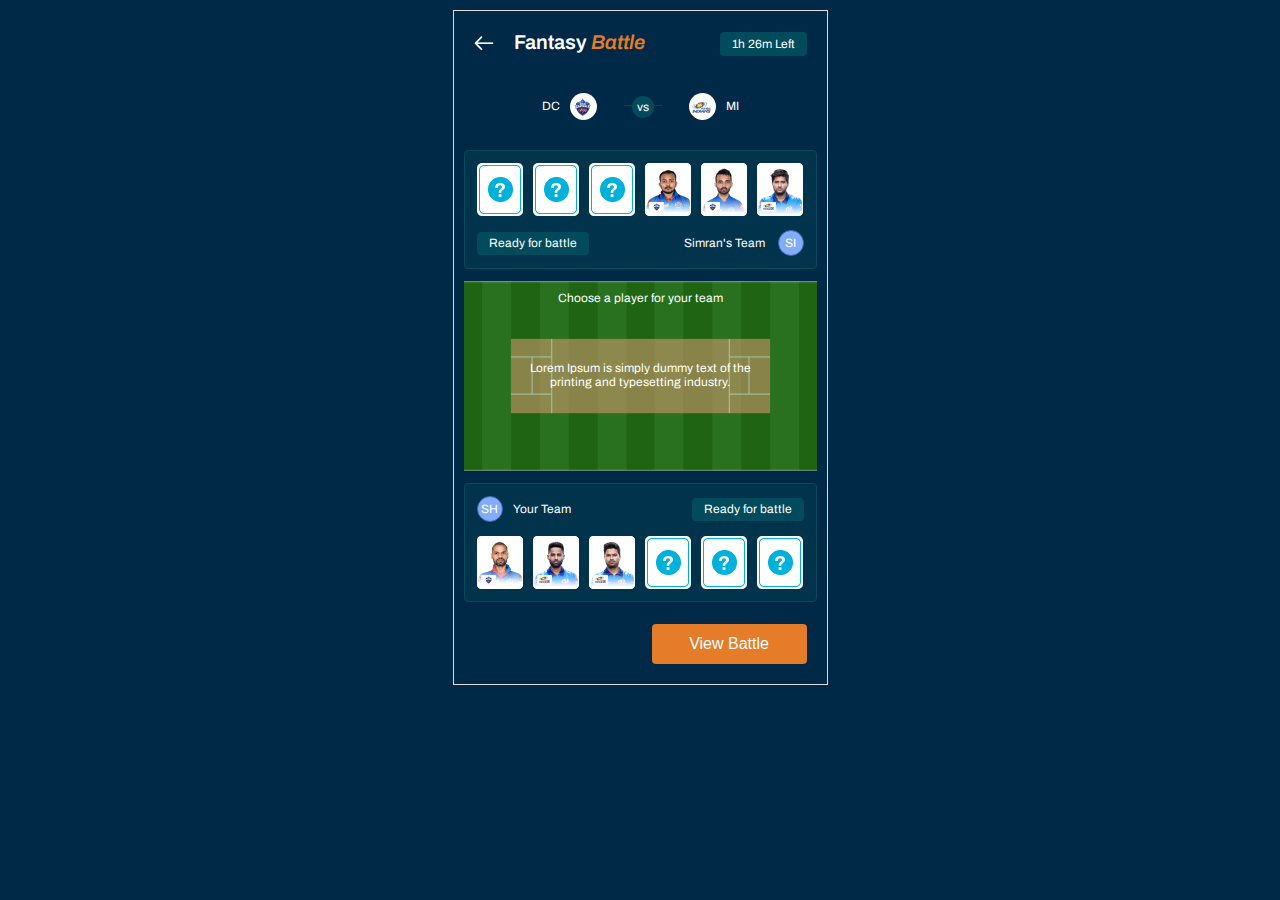
<file: index3.html>
<!DOCTYPE html>
<html lang="en">
<head>
    <meta charset="UTF-8">
    <meta http-equiv="X-UA-Compatible" content="IE=edge">
    <meta name="viewport" content="width=device-width, initial-scale=1.0">
    <title>Fantacy Battle</title>
    <link rel="stylesheet" href="./css/style.css">
</head>
<body>
    
    <main>
        <header>
            <div class="logo">
                <span class="arrow"><img src="./img/arrow.png"></span>
                <h1>Fantasy <span>Battle</span></h1>
            </div>
            <div class="timeLeft">
                <span>1h 26m Left</span>
                <span>Live</span>
            </div>
        </header>

        <section>

            <!--Team vs Section-->
            <div class="teamVs">
                <div class="team">
                    <span>DC</span>
                    <span class="image">
                        <img src="./img/delhi.png">
                    </span>
                </div>
                <span class="vs">vs</span>
                <div class="team">
                    <span class="image">
                        <img src="./img/mumbai.png">
                    </span>
                    <span>MI</span>
                </div>
            </div>


            <!--Players Section-->
            <div class="playersSection ">
                <div class="playerCard">
                    <ul>
                        <li><img src="./img/empty.png" alt=""></li>
                        <li><img src="./img/empty.png" alt=""></li>
                        <li><img src="./img/empty.png" alt=""></li>
                        <li><img src="./img/shaw.png" alt=""></li>
                        <li><img src="./img/rahane.png" alt="rahane"></li>
                        <li><img src="./img/david.png" alt="David"></li>
                    </ul>
                </div>
                <div class="playerInfo">
                    <div class="leftsec">
                        Ready for battle
                    </div>
                    <div class="teamName">
                        <span>Simran's Team</span>
                        <span class="teamShort">SI</span>
                    </div>
                </div>
            </div>


            <!--Pitch Section-->
            <div class="pitchSection">
                <span class="pitchHeading">Choose a player for your team</span>
                <div class="playersDetails">
                    <!-- <div class="playerCard">
                        <img src="./img/playerempty.png" alt=""> 
                        <div class="playerName">
                            Shereyas <span> Iyer</span>
                        </div>
                        <span class="profile">Batsman</span>
                    </div>
                    <div class="playerRatio">
                        <div class="ratio">29 <span>sec</span></div>
                    </div>
                    <div class="playerCard">
                        <img src="./img/playerempty.png" alt=""> 
                        <div class="playerName">
                            Rohit <span> Sharma</span>
                        </div>
                        <span class="profile">Batsman</span>
                    </div> -->
                    <p class="pitchText">Lorem Ipsum is simply dummy text of the printing and typesetting industry.</p>
                </div>
            </div>


            <!--Players Section-->
            <div class="playersSection reverse">
                <div class="playerCard">
                    <ul>
                        <li><img src="./img/dhawan.png" alt=""></li>
                        <li><img src="./img/yadav.png" alt=""></li>
                        <li><img src="./img/mi2.png" alt=""></li>
                        <li><img src="./img/empty.png" alt=""></li>
                        <li><img src="./img/empty.png" alt=""></li>
                        <li><img src="./img/empty.png" alt=""></li>
                    </ul>
                </div>
                <div class="playerInfo">
                    <div class="leftsec">
                        Ready for battle
                    </div>
                    <div class="teamName">
                        <span>Your Team</span>
                        <span class="teamShort">SH</span>
                    </div>
                </div>
            </div>

        </section>

        <!--Footer Section-->
        <footer class="right">
        <button class="button right"> View Battle</button>
        </footer>
    </main>

</body>
</html>
</file>
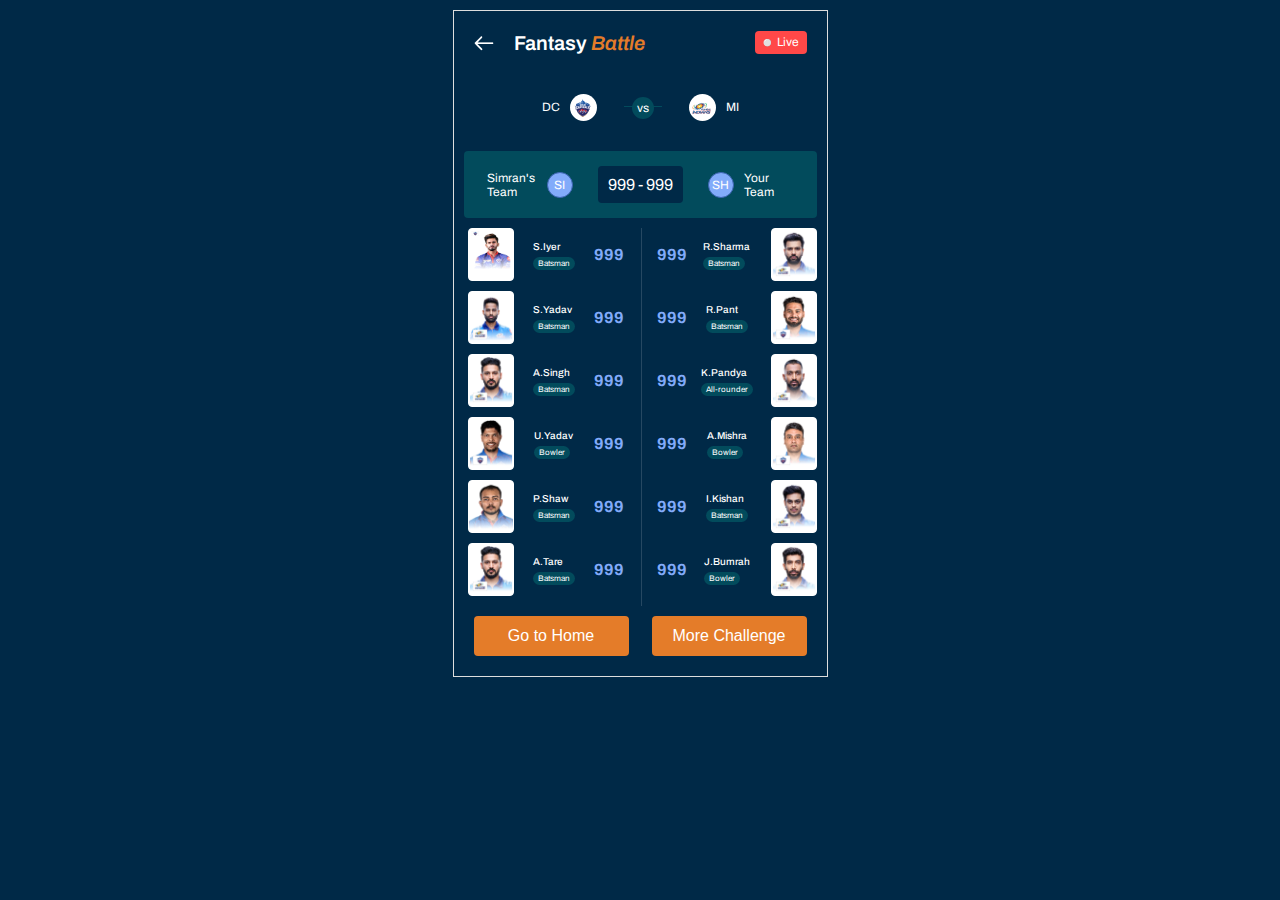
<file: index4.html>
<!DOCTYPE html>
<html lang="en">
<head>
    <meta charset="UTF-8">
    <meta http-equiv="X-UA-Compatible" content="IE=edge">
    <meta name="viewport" content="width=device-width, initial-scale=1.0">
    <title>Fantacy Battle</title>
    <link rel="stylesheet" href="./css/style.css">
</head>
<body>
    
    <main>
        <header>
            <div class="logo">
                <span class="arrow"><img src="./img/arrow.png"></span>
                <h1>Fantasy <span>Battle</span></h1>
            </div>
            <div class="timeLeft live">
                <span>1h 26m Left</span>
                <span>Live</span>
            </div>
        </header>

        <section>

            <!--Team vs Section-->
            <div class="teamVs">
                <div class="team">
                    <span>DC</span>
                    <span class="image">
                        <img src="./img/delhi.png">
                    </span>
                </div>
                <span class="vs">vs</span>
                <div class="team">
                    <span class="image">
                        <img src="./img/mumbai.png">
                    </span>
                    <span>MI</span>
                </div>
            </div>

            <!--Player Battle-->
            <div class="playerBattle">
                <div class="teamName">
                    <span>Simran's Team</span>
                    <span class="teamShort">SI</span>
                </div>
                <div class="score">999 - 999</div>
                <div class="teamName">
                    <span class="teamShort">SH</span>
                    <span>Your Team</span>
                </div>
            </div>
            

            <!--Players List Details-->
            <div class="playerListBlock">
                <div class="leftBlock">
                    <div class="player">
                        <img src="./img/iyer.png" alt="Iyer" >
                        <div class="detail">
                            <p>S.Iyer</p>
                            <span>Batsman</span>
                        </div>
                        <span class="score">999</span>
                    </div>
                    <div class="player">
                        <img src="./img/yadav.png" alt="Iyer" >
                        <div class="detail">
                            <p>S.Yadav</p>
                            <span>Batsman</span>
                        </div>
                        <span class="score">999</span>
                    </div>
                    <div class="player">
                        <img src="./img/singh.png" alt="Iyer" >
                        <div class="detail">
                            <p>A.Singh</p>
                            <span>Batsman</span>
                        </div>
                        <span class="score">999</span>
                    </div>
                    <div class="player">
                        <img src="./img/umesh.png" alt="Iyer" >
                        <div class="detail">
                            <p>U.Yadav</p>
                            <span>Bowler</span>
                        </div>
                        <span class="score">999</span>
                    </div>
                    <div class="player">
                        <img src="./img/prithiv.png" alt="Iyer" >
                        <div class="detail">
                            <p>P.Shaw</p>
                            <span>Batsman</span>
                        </div>
                        <span class="score">999</span>
                    </div>    
                    <div class="player">
                        <img src="./img/tare.png" alt="Iyer" >
                        <div class="detail">
                            <p>A.Tare</p>
                            <span>Batsman</span>
                        </div>
                        <span class="score">999</span>
                    </div>
                </div>
                <div class="rightBlock">
                    <div class="player">
                        <img src="./img/RohitP.png" alt="Iyer" >
                        <div class="detail">
                            <p>R.Sharma</p>
                            <span>Batsman</span>
                        </div>
                        <span class="score">999</span>
                    </div>
                    <div class="player">
                        <img src="./img/pant.png" alt="Iyer" >
                        <div class="detail">
                            <p>R.Pant</p>
                            <span>Batsman</span>
                        </div>
                        <span class="score">999</span>
                    </div>
                    <div class="player">
                        <img src="./img/krunal.png" alt="Iyer" >
                        <div class="detail">
                            <p>K.Pandya</p>
                            <span>All-rounder</span>
                        </div>
                        <span class="score">999</span>
                    </div>
                    <div class="player">
                        <img src="./img/mishra.png" alt="Iyer" >
                        <div class="detail">
                            <p>A.Mishra</p>
                            <span>Bowler</span>
                        </div>
                        <span class="score">999</span>
                    </div>
                    <div class="player">
                        <img src="./img/ishan.png" alt="Iyer" >
                        <div class="detail">
                            <p>I.Kishan</p>
                            <span>Batsman</span>
                        </div>
                        <span class="score">999</span>
                    </div>
                    <div class="player">
                        <img src="./img/bumrah.png" alt="Iyer" >
                        <div class="detail">
                            <p>J.Bumrah</p>
                            <span>Bowler</span>
                        </div>
                        <span class="score">999</span>
                    </div>
            
                </div>
            </div>

        </section>

        <!--Footer Section-->
        <footer class="btns">
        <button class="button">Go to Home</button>
        <button class="button"> More Challenge</button>
        </footer>
    </main>
</body>
</html>
</file>
<file: css/style.css>
@charset "UTF-8";
@import url("https://fonts.googleapis.com/css2?family=Archivo:wght@300;400;500;600&display=swap");
.button {
  width: 155px;
  height: 40px;
  background: #E47C29;
  border-radius: 4px;
  border: none;
  font-weight: 500;
  font-size: 16px;
  color: #ffffff;
  text-align: center !important;
  cursor: pointer; }

.right {
  text-align: right; }

.btns {
  display: flex;
  justify-content: space-between; }

.playersSection {
  background-color: rgba(2, 75, 92, 0.3);
  border: 1px solid #024B5C;
  border-radius: 4px;
  padding: 12px;
  margin-bottom: 12px; }
  .playersSection.reverse {
    display: flex;
    flex-direction: column-reverse;
    margin-top: 12px; }
    .playersSection.reverse .playerCard ul {
      margin-bottom: 0px;
      margin-top: 14px; }
    .playersSection.reverse .playerInfo {
      flex-direction: row-reverse; }
    .playersSection.reverse .teamName {
      display: flex;
      flex-direction: row-reverse;
      align-items: center; }
      .playersSection.reverse .teamName .teamShort {
        margin-left: 0px !important;
        margin-right: 10px; }
  .playersSection .playerCard ul {
    display: flex;
    justify-content: space-between;
    margin-bottom: 14px; }
    .playersSection .playerCard ul li {
      width: 46px;
      height: 53px;
      background: #002947;
      border-radius: 5px; }
  .playersSection .playerInfo {
    display: flex;
    justify-content: space-between;
    align-items: center; }
    .playersSection .playerInfo .leftsec {
      background: #024B5C;
      border-radius: 4px;
      padding: 5px 12px;
      color: #ffffff;
      font-weight: 400;
      font-size: 12px;
      line-height: 13px; }
      .playersSection .playerInfo .leftsec span {
        font-size: 16px;
        font-weight: 600; }
    .playersSection .playerInfo .teamName {
      font-size: 12px; }
      .playersSection .playerInfo .teamName .teamShort {
        background: #82ABFA;
        border: 1px solid #3D65B3;
        width: 26px;
        height: 26px;
        border-radius: 30px;
        display: inline-block;
        text-align: center;
        line-height: 24px;
        margin-left: 10px; }

.pitchSection {
  background: url(../img/pitch.png) center center/cover no-repeat;
  height: 190px;
  width: 100%;
  padding: 10px 30px;
  position: relative; }
  .pitchSection .pitchHeading {
    text-align: center;
    display: block;
    margin-bottom: 11px;
    font-size: 12px; }
  .pitchSection .playersDetails {
    display: flex;
    align-items: center;
    justify-content: space-between; }
    .pitchSection .playersDetails .playerCard {
      width: 104px;
      height: 139px;
      border: 1px solid #FFFFFF;
      border-radius: 6px;
      background: #FFFFFF;
      position: relative;
      display: flex;
      align-items: start;
      flex-direction: column;
      justify-content: flex-end;
      padding: 5px; }
      .pitchSection .playersDetails .playerCard img {
        position: absolute;
        top: 0px;
        right: 0;
        left: 0;
        bottom: 0;
        width: 100%;
        height: 100%; }
      .pitchSection .playersDetails .playerCard .playerName {
        position: relative;
        color: #002947;
        text-transform: uppercase;
        font-size: 12px;
        margin-bottom: 5px; }
        .pitchSection .playersDetails .playerCard .playerName span {
          font-weight: 600; }
      .pitchSection .playersDetails .playerCard .profile {
        background: #024B5C;
        border-radius: 14px;
        padding: 2px 5px;
        font-weight: 400;
        font-size: 8px; }
    .pitchSection .playersDetails .playerRatio {
      margin-bottom: 15px; }
      .pitchSection .playersDetails .playerRatio .ratio {
        background: #003152 url(../img/ball.png) no-repeat;
        border: 4px solid rgba(0, 0, 0, 0.3);
        border-radius: 33.6px;
        height: 52px;
        width: 52px;
        display: flex;
        align-items: center;
        justify-content: center;
        flex-direction: column;
        font-weight: 700;
        font-size: 24px;
        line-height: 26px;
        position: relative; }
        .pitchSection .playersDetails .playerRatio .ratio span {
          font-weight: 500;
          font-size: 6.4px;
          line-height: 7px;
          display: block; }
        .pitchSection .playersDetails .playerRatio .ratio::after {
          content: '';
          border: 4px solid #00B1DB;
          border-top-right-radius: 100px;
          border-bottom-right-radius: 100px;
          border-radius: 100px;
          position: absolute;
          top: -5px;
          right: -5px;
          width: 46px;
          height: 46px;
          border-left-color: #052339;
          border-bottom-color: #042339;
          transform: rotate(55deg); }
    .pitchSection .playersDetails .pitchText {
      position: absolute;
      top: 0;
      left: 0;
      right: 0;
      bottom: 0;
      margin: auto;
      height: 30px;
      width: 70%;
      text-align: center;
      font-size: 12px; }

header {
  display: flex;
  justify-content: space-between;
  align-items: center;
  padding: 10px;
  margin-bottom: 20px; }
  header .logo {
    display: flex;
    align-items: center; }
    header .logo .arrow {
      margin-right: 20px; }
      header .logo .arrow img {
        vertical-align: middle; }
    header .logo h1 {
      font-weight: 600;
      font-size: 20px;
      line-height: 22px;
      color: #FFFFFF; }
      header .logo h1 span {
        color: #E47C29;
        font-style: italic; }
  header .timeLeft span {
    background: #024B5C;
    border-radius: 4px;
    padding: 5px 12px;
    color: #ffffff;
    font-weight: 400;
    font-size: 12px;
    line-height: 13px; }
    header .timeLeft span:nth-child(2) {
      display: none; }
  header .timeLeft.live span:nth-child(1) {
    display: none; }
  header .timeLeft.live span:nth-child(2) {
    display: block;
    background: #FF4848;
    padding: 5px 8px; }
    header .timeLeft.live span:nth-child(2)::before {
      content: '⚪️';
      font-size: 7px;
      margin-right: 5px;
      vertical-align: middle; }

.teamVs {
  display: flex;
  justify-content: center;
  align-items: center;
  margin-bottom: 20px; }
  .teamVs .team {
    display: flex;
    align-items: center;
    margin: 10px 25px;
    font-size: 12px;
    line-height: 13px; }
    .teamVs .team .image {
      margin: 0px 10px;
      background: #ffffff;
      padding: 2px;
      border-radius: 30px;
      width: 27px;
      height: 27px;
      justify-content: center;
      display: flex;
      align-items: center; }
  .teamVs .vs {
    font-size: 12px;
    line-height: 12px;
    background: #024B5C;
    border-radius: 13px;
    padding: 5px;
    position: relative; }
    .teamVs .vs::before {
      content: '';
      width: 38px;
      height: 1px;
      position: absolute;
      top: 9px;
      left: -8px;
      background: #024B5C;
      right: auto;
      margin: auto;
      z-index: -1; }

.playerBattle {
  display: flex;
  align-items: center;
  justify-content: space-between;
  margin-bottom: 10px;
  background: #024B5C;
  padding: 15px 23px;
  border-radius: 4px; }
  .playerBattle .teamName {
    display: flex;
    font-size: 12px;
    align-items: center; }
    .playerBattle .teamName > span {
      max-width: 50px;
      display: inline-block; }
    .playerBattle .teamName .teamShort {
      background: #82ABFA;
      border: 1px solid #3D65B3;
      width: 26px;
      height: 26px;
      border-radius: 30px;
      display: inline-block;
      text-align: center;
      line-height: 24px;
      margin: 0px 10px; }
  .playerBattle .score {
    background: #002947;
    border-radius: 4px;
    padding: 10px; }

.playerListBlock {
  display: flex;
  justify-content: space-between; }
  .playerListBlock .player {
    min-width: 160px;
    display: flex;
    align-items: center;
    justify-content: space-between;
    margin-bottom: 10px; }
    .playerListBlock .player img {
      width: 46px;
      height: 53px;
      border: 1px solid #FFFFFF;
      background-color: #ffffff;
      border-radius: 4px;
      margin-left: 4px; }
    .playerListBlock .player .detail p {
      font-weight: 500;
      font-size: 10px;
      line-height: 11px;
      color: #FFFFFF; }
    .playerListBlock .player .detail span {
      background: #024B5C;
      border-radius: 14px;
      padding: 2px 5px;
      font-weight: 400;
      font-size: 8px; }
    .playerListBlock .player .score {
      font-weight: 700;
      font-size: 16px;
      line-height: 17px;
      color: #82ABFA; }
  .playerListBlock .rightBlock {
    border-left: 1px solid rgba(255, 255, 255, 0.15);
    padding-left: 15px; }
    .playerListBlock .rightBlock .player {
      flex-direction: row-reverse; }

footer {
  padding: 10px; }
  footer p {
    font-weight: 500;
    font-size: 12px;
    line-height: 15px;
    opacity: 0.6;
    text-align: center; }

* {
  margin: 0;
  padding: 0;
  box-sizing: border-box;
  list-style: none;
  text-decoration: none; }

body {
  background: #002947;
  padding: 10px;
  font-family: 'Archivo', sans-serif;
  color: #ffffff; }

main {
  max-width: 375px;
  margin: auto; }

@media screen and (min-width: 900px) {
  main {
    border: 1px solid #ddd;
    padding: 10px; } }

/*# sourceMappingURL=style.css.map */
</file>
